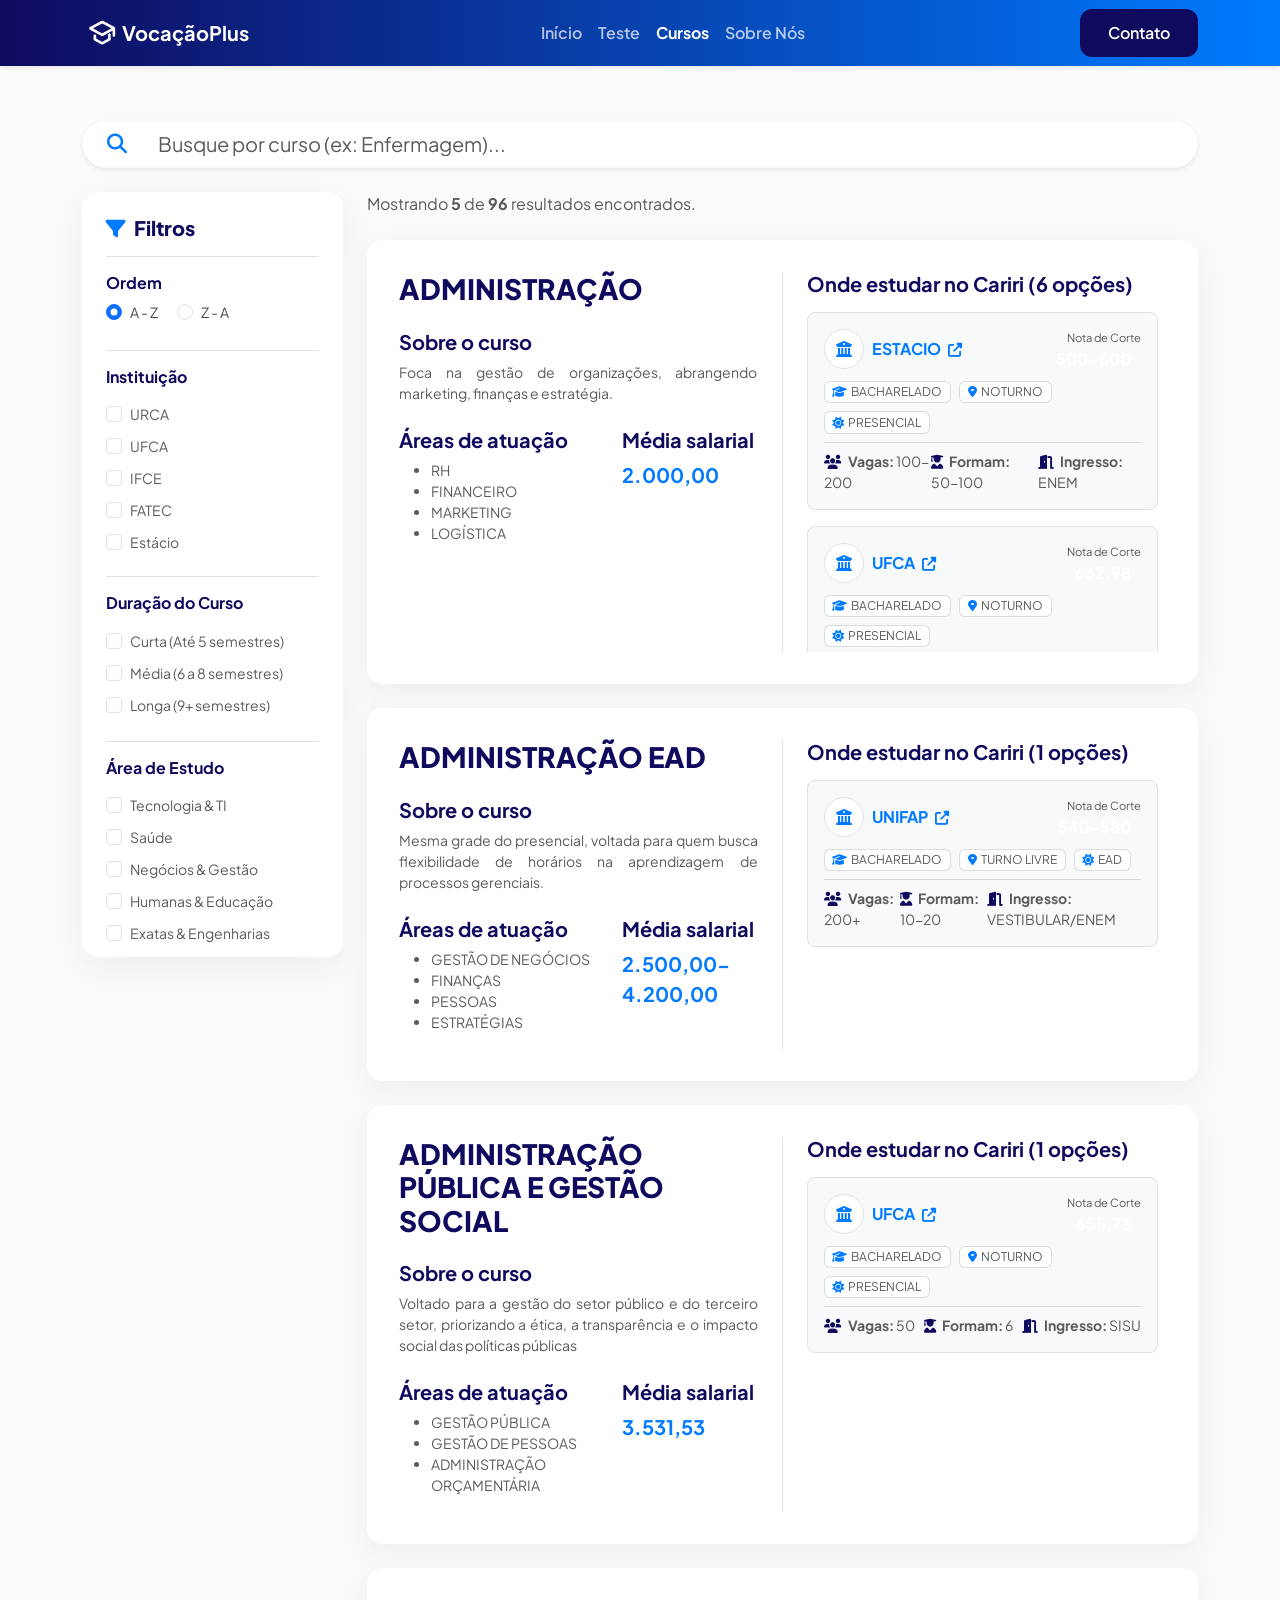
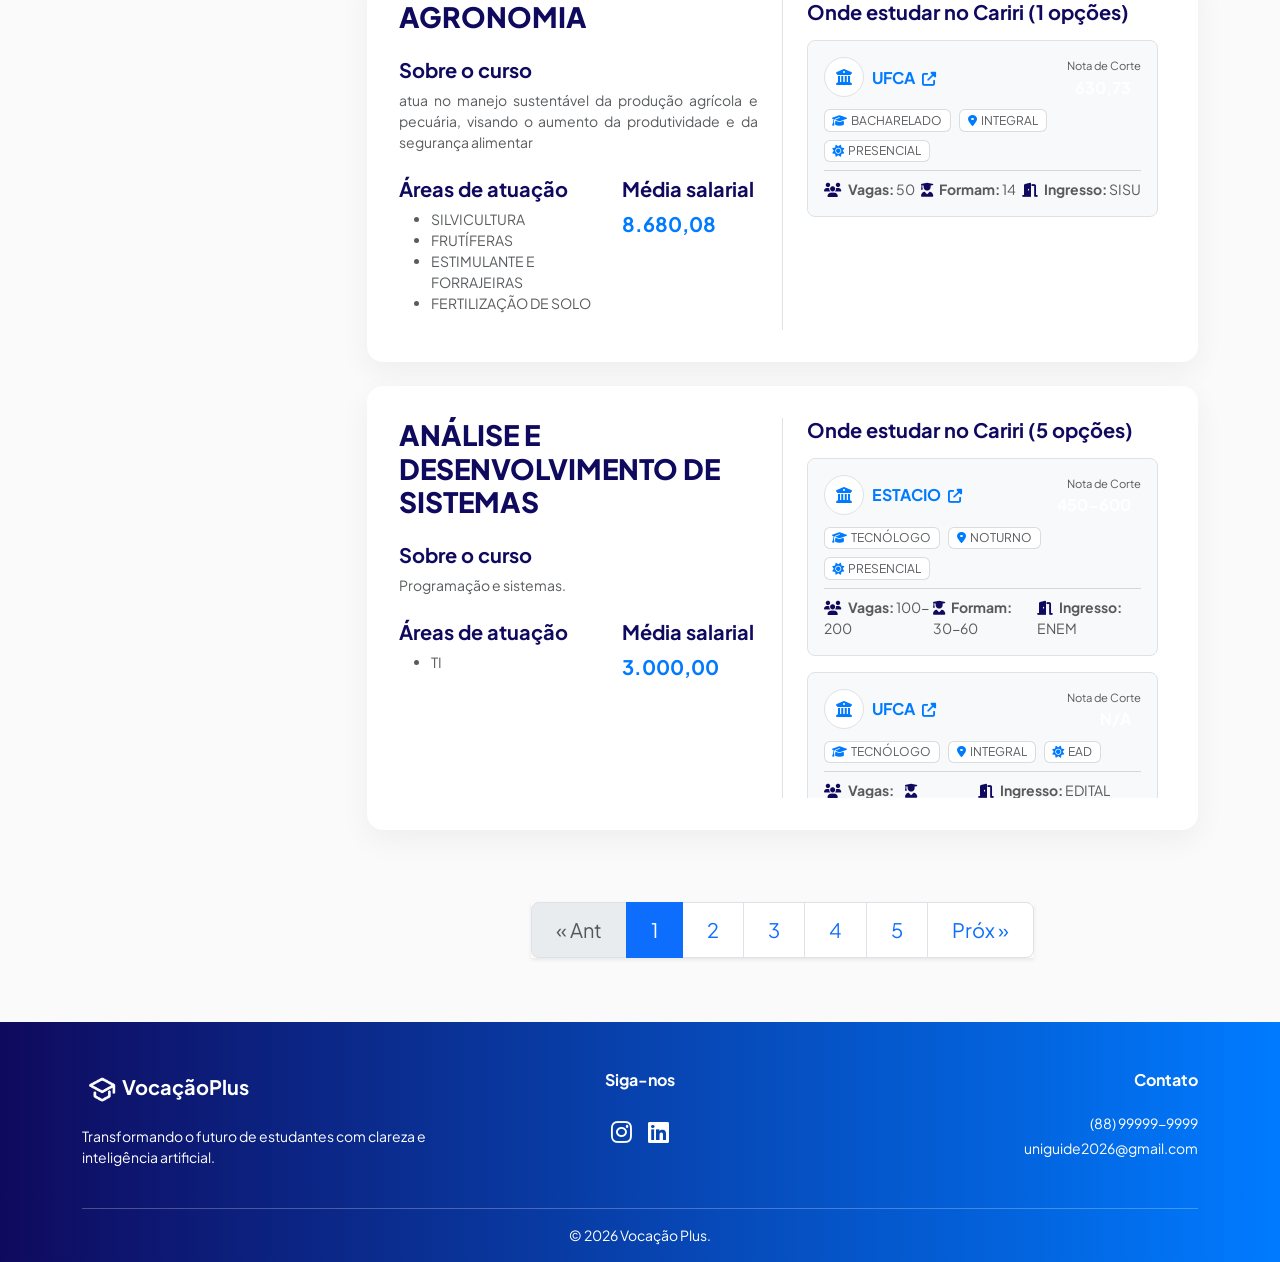
<file: cursos.html>
<!DOCTYPE html>
<html lang="pt-br">
<head>
    <meta charset="UTF-8">
    <meta name="viewport" content="width=device-width, initial-scale=1.0">
    <title>Catálogo de Cursos | Vocação Plus</title>
    <link href="https://cdn.jsdelivr.net/npm/bootstrap@5.3.0/dist/css/bootstrap.min.css" rel="stylesheet">
    <link rel="stylesheet" href="https://cdnjs.cloudflare.com/ajax/libs/font-awesome/6.4.0/css/all.min.css">
    <link rel="stylesheet" href="assets/css/style.css">
    <link rel="icon" href="assets/img/logo-arredondada.png" type="image/png">
</head>
<body class="d-flex flex-column min-vh-100 bg-light-soft">

    <nav class="navbar navbar-expand-lg fixed-top bg-gradient-custom shadow-sm">
        <div class="container">
            <a class="navbar-brand fw-bold d-flex align-items-center text-white" href="index.html">
                 <img src="assets/img/logo-removebg-preview.png" alt="logo" class="logo-navbar">VocaçãoPlus
            </a>
            <button class="navbar-toggler border-0 text-white" type="button" data-bs-toggle="collapse" data-bs-target="#navbarNav">
                <i class="fas fa-bars"></i>
            </button>
            <div class="collapse navbar-collapse" id="navbarNav">
                <ul class="navbar-nav mx-auto">
                    <li class="nav-item"><a class="nav-link text-white-50" href="index.html">Início</a></li>
                    <li class="nav-item"><a class="nav-link text-white-50" href="quiz.html">Teste</a></li>
                    <li class="nav-item"><a class="nav-link text-white active" href="cursos.html">Cursos</a></li>
                    <li class="nav-item"><a class="nav-link text-white-50" href="sobre.html">Sobre Nós</a></li>
                </ul>
                <a href="#" class="btn btn-indigo">Contato</a>
            </div>
        </div>
    </nav>

    <main class="flex-grow-1 pt-5 mt-5 container pb-5">
        
        <div class="row mb-4 pt-4">
            <div class="col-12">
                <div class="input-group input-group-lg shadow-sm rounded-pill overflow-hidden border border-light bg-white">
                    <span class="input-group-text bg-white border-0 text-vibrant ps-4"><i class="fas fa-search"></i></span>
                    <input type="text" id="input-pesquisa" class="form-control border-0 bg-white shadow-none text-muted" placeholder="Busque por curso (ex: Enfermagem)...">
                </div>
            </div>
        </div>

        <div class="row">
            <aside class="col-lg-3 mb-4">
                <div class="card-figma p-4 sticky-top" style="top: 100px; max-height: 85vh; overflow-y: auto;">
                    <div class="d-flex justify-content-between align-items-center border-bottom pb-3 mb-3">
                        <h5 class="fw-800 text-indigo mb-0"><i class="fas fa-filter me-2 text-vibrant"></i>Filtros</h5>
                        <button id="btn-limpar" class="btn btn-link text-muted small p-0 text-decoration-none d-none">Limpar</button>
                    </div>

                    <div class="mb-4">
                        <h6 class="fw-bold text-indigo mb-2">Ordem</h6>
                        <div class="form-check form-check-inline">
                            <input class="form-check-input" type="radio" name="ordem" id="ordem-az" value="az" checked>
                            <label class="form-check-label small" for="ordem-az">A - Z</label>
                        </div>
                        <div class="form-check form-check-inline">
                            <input class="form-check-input" type="radio" name="ordem" id="ordem-za" value="za">
                            <label class="form-check-label small" for="ordem-za">Z - A</label>
                        </div>
                    </div>

                    <div class="mb-4 border-top pt-3">
                        <h6 class="fw-bold text-indigo mb-3">Instituição</h6>
                        <div class="filtros-scroll" style="max-height: 150px; overflow-y: auto;">
                            <div class="form-check mb-2"><input class="form-check-input" type="checkbox" value="URCA" id="inst-urca" name="instituicao"><label class="form-check-label text-muted small" for="inst-urca">URCA</label></div>
                            <div class="form-check mb-2"><input class="form-check-input" type="checkbox" value="UFCA" id="inst-ufca" name="instituicao"><label class="form-check-label text-muted small" for="inst-ufca">UFCA</label></div>
                            <div class="form-check mb-2"><input class="form-check-input" type="checkbox" value="IFCE" id="inst-ifce" name="instituicao"><label class="form-check-label text-muted small" for="inst-ifce">IFCE</label></div>
                            <div class="form-check mb-2"><input class="form-check-input" type="checkbox" value="FATEC" id="inst-fatec" name="instituicao"><label class="form-check-label text-muted small" for="inst-fatec">FATEC</label></div>
                            <div class="form-check mb-2"><input class="form-check-input" type="checkbox" value="ESTÁCIO" id="inst-estacio" name="instituicao"><label class="form-check-label text-muted small" for="inst-estacio">Estácio</label></div>
                            <div class="form-check mb-2"><input class="form-check-input" type="checkbox" value="UNILEÃO" id="inst-unileao" name="instituicao"><label class="form-check-label text-muted small" for="inst-unileao">Unileão</label></div>
                            <div class="form-check mb-2"><input class="form-check-input" type="checkbox" value="UNINASSAU" id="inst-uninassau" name="instituicao"><label class="form-check-label text-muted small" for="inst-uninassau">Uninassau</label></div>
                            <div class="form-check mb-2"><input class="form-check-input" type="checkbox" value="UNIFAP" id="inst-unifap" name="instituicao"><label class="form-check-label text-muted small" for="inst-unifap">UNIFAP</label></div>
                            <div class="form-check mb-2"><input class="form-check-input" type="checkbox" value="UNIFAMEC" id="inst-unifamec" name="instituicao"><label class="form-check-label text-muted small" for="inst-unifamec">UNIFAMEC</label></div>
                        </div>
                    </div>


                    <div class="mb-4 border-top pt-3">
                        <h6 class="fw-bold text-indigo mb-3">Duração do Curso</h6>
                        <div class="form-check mb-2"><input class="form-check-input" type="checkbox" value="curto" id="dur-curto" name="duracao"><label class="form-check-label text-muted small" for="dur-curto">Curta (Até 5 semestres)</label></div>
                        <div class="form-check mb-2"><input class="form-check-input" type="checkbox" value="medio" id="dur-medio" name="duracao"><label class="form-check-label text-muted small" for="dur-medio">Média (6 a 8 semestres)</label></div>
                        <div class="form-check mb-2"><input class="form-check-input" type="checkbox" value="longo" id="dur-longo" name="duracao"><label class="form-check-label text-muted small" for="dur-longo">Longa (9+ semestres)</label></div>
                    </div>

                    <div class="mb-4 border-top pt-3">
                        <h6 class="fw-bold text-indigo mb-3">Área de Estudo</h6>
                        <div class="form-check mb-2"><input class="form-check-input" type="checkbox" value="TECNOLOGIA" name="area"><label class="form-check-label text-muted small">Tecnologia & TI</label></div>
                        <div class="form-check mb-2"><input class="form-check-input" type="checkbox" value="SAUDE" name="area"><label class="form-check-label text-muted small">Saúde</label></div>
                        <div class="form-check mb-2"><input class="form-check-input" type="checkbox" value="NEGOCIOS" name="area"><label class="form-check-label text-muted small">Negócios & Gestão</label></div>
                        <div class="form-check mb-2"><input class="form-check-input" type="checkbox" value="HUMANAS" name="area"><label class="form-check-label text-muted small">Humanas & Educação</label></div>
                        <div class="form-check mb-2"><input class="form-check-input" type="checkbox" value="EXATAS" name="area"><label class="form-check-label text-muted small">Exatas & Engenharias</label></div>
                    </div>

                    <button id="btn-filtrar" class="btn btn-indigo w-100 rounded-pill mt-2">Aplicar Filtros</button>
                </div>
            </aside>

            <section class="col-lg-9">
                <div class="d-flex justify-content-between align-items-center mb-4">
                    <p class="text-muted mb-0" id="info-resultados">Carregando cursos...</p>
                </div>

                <div id="container-cursos" class="row">
                    <div class="text-center py-5 my-5 w-100">
                        <div class="spinner-border text-vibrant" role="status"></div>
                    </div>
                </div>

                <nav class="mt-5 d-flex justify-content-center">
                    <ul class="pagination pagination-lg shadow-sm" id="paginacao-cursos"></ul>
                </nav>
            </section>
        </div>
    </main>

    <footer class="footer bg-gradient-custom pt-5 pb-3 text-white">
        <div class="container text-center text-lg-start">
            <div class="row gy-4">
                <div class="col-lg-4">
                    <h5 class="fw-bold"><img src="assets/img/logo-removebg-preview.png" alt="footer logo" class="logo-navbar">VocaçãoPlus</h5>
                    <p class="mt-3 small">Transformando o futuro de estudantes com clareza e inteligência artificial.</p>
                </div>
                <div class="col-lg-4 text-center">
                    <h6 class="fw-bold mb-4">Siga-nos</h6>
                    <div class="d-flex justify-content-center gap-3 fs-4">
                        <a href="https://www.instagram.com/vocacaoplus" class="text-white"><i class="fab fa-instagram"></i></a>
                        <a href="#" class="text-white"><i class="fab fa-linkedin"></i></a>
                    </div>
                </div>
                <div class="col-lg-4 text-center text-lg-end">
                    <h6 class="fw-bold mb-4">Contato</h6>
                    <p class="small mb-1">(88) 99999-9999</p>
                    <p class="small">uniguide2026@gmail.com</p>
                </div>
            </div>
            <hr class="mt-4 opacity-25">
            <p class="text-center small mb-0">&copy; 2026 Vocação Plus.</p>
        </div>
    </footer>

    <script src="https://cdn.jsdelivr.net/npm/bootstrap@5.3.0/dist/js/bootstrap.bundle.min.js"></script>
    <script src="assets/js/data.js"></script>
</body>
</html>
</file>
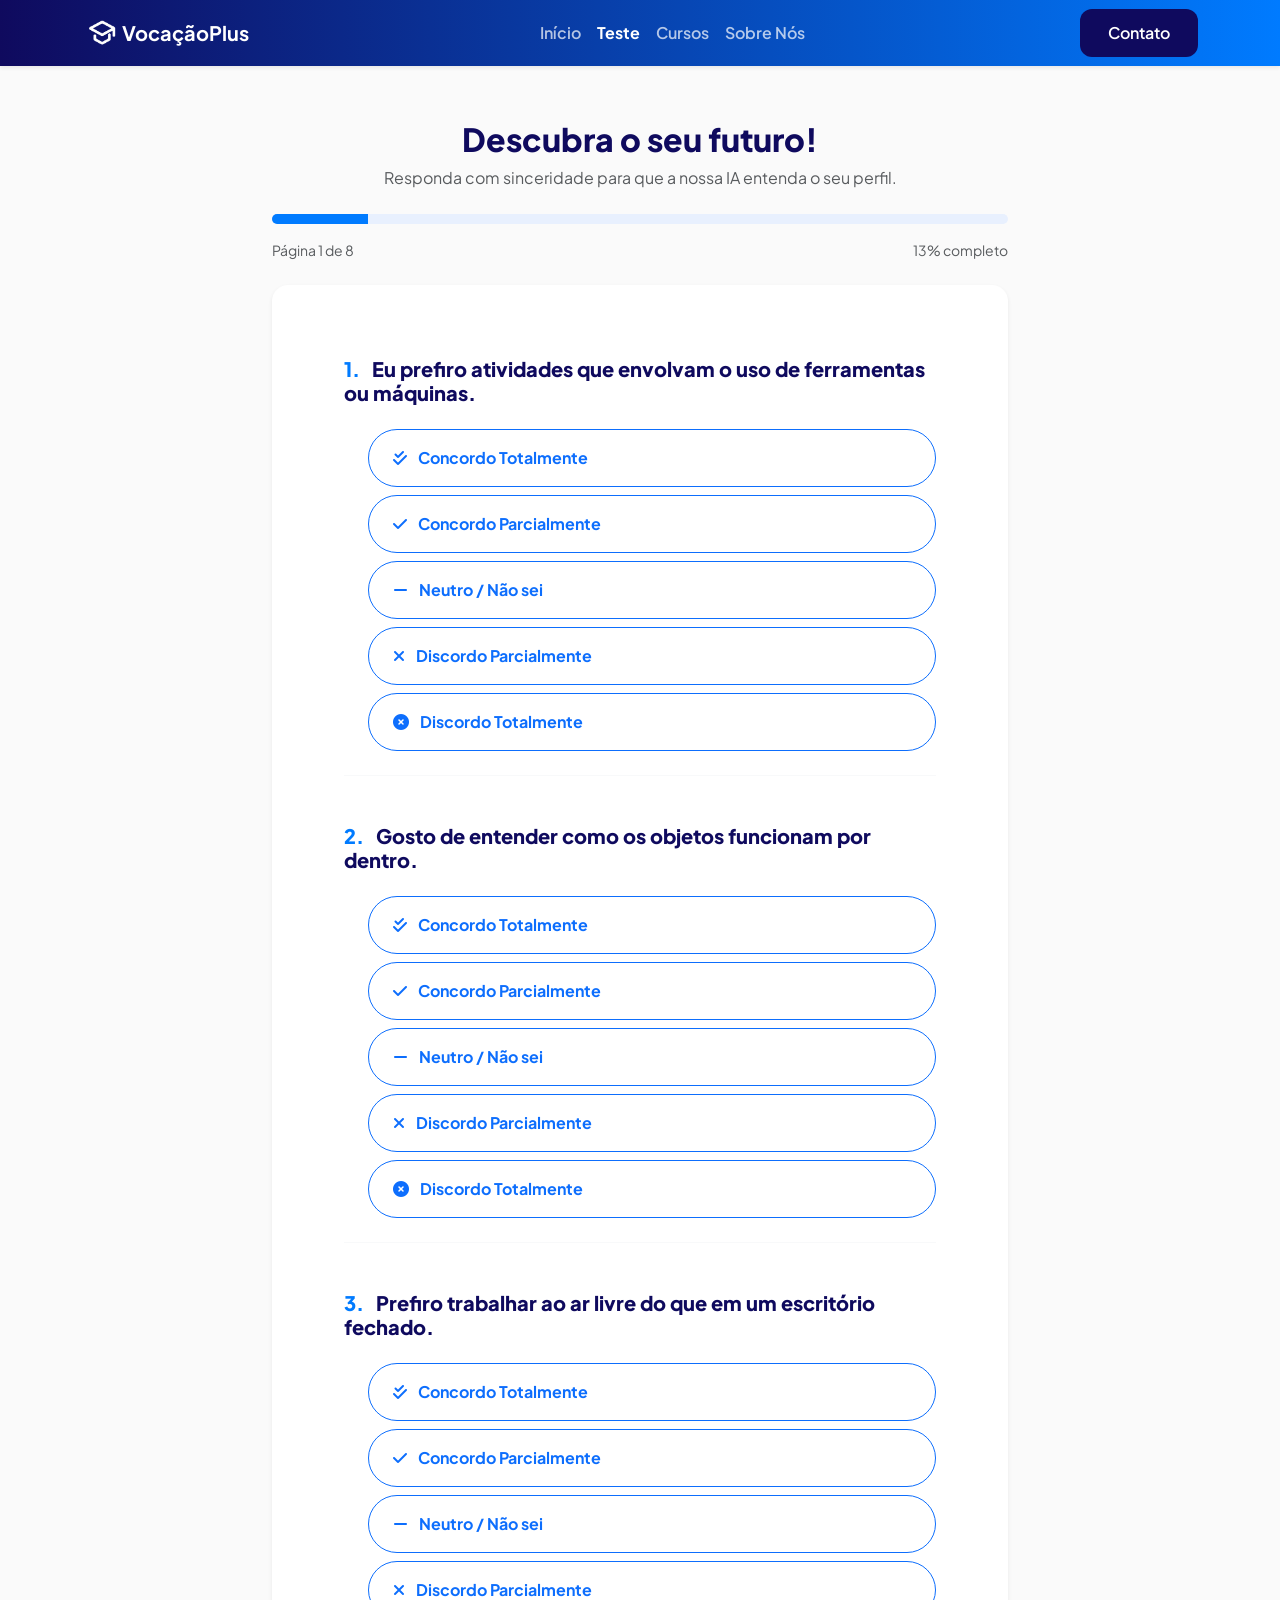
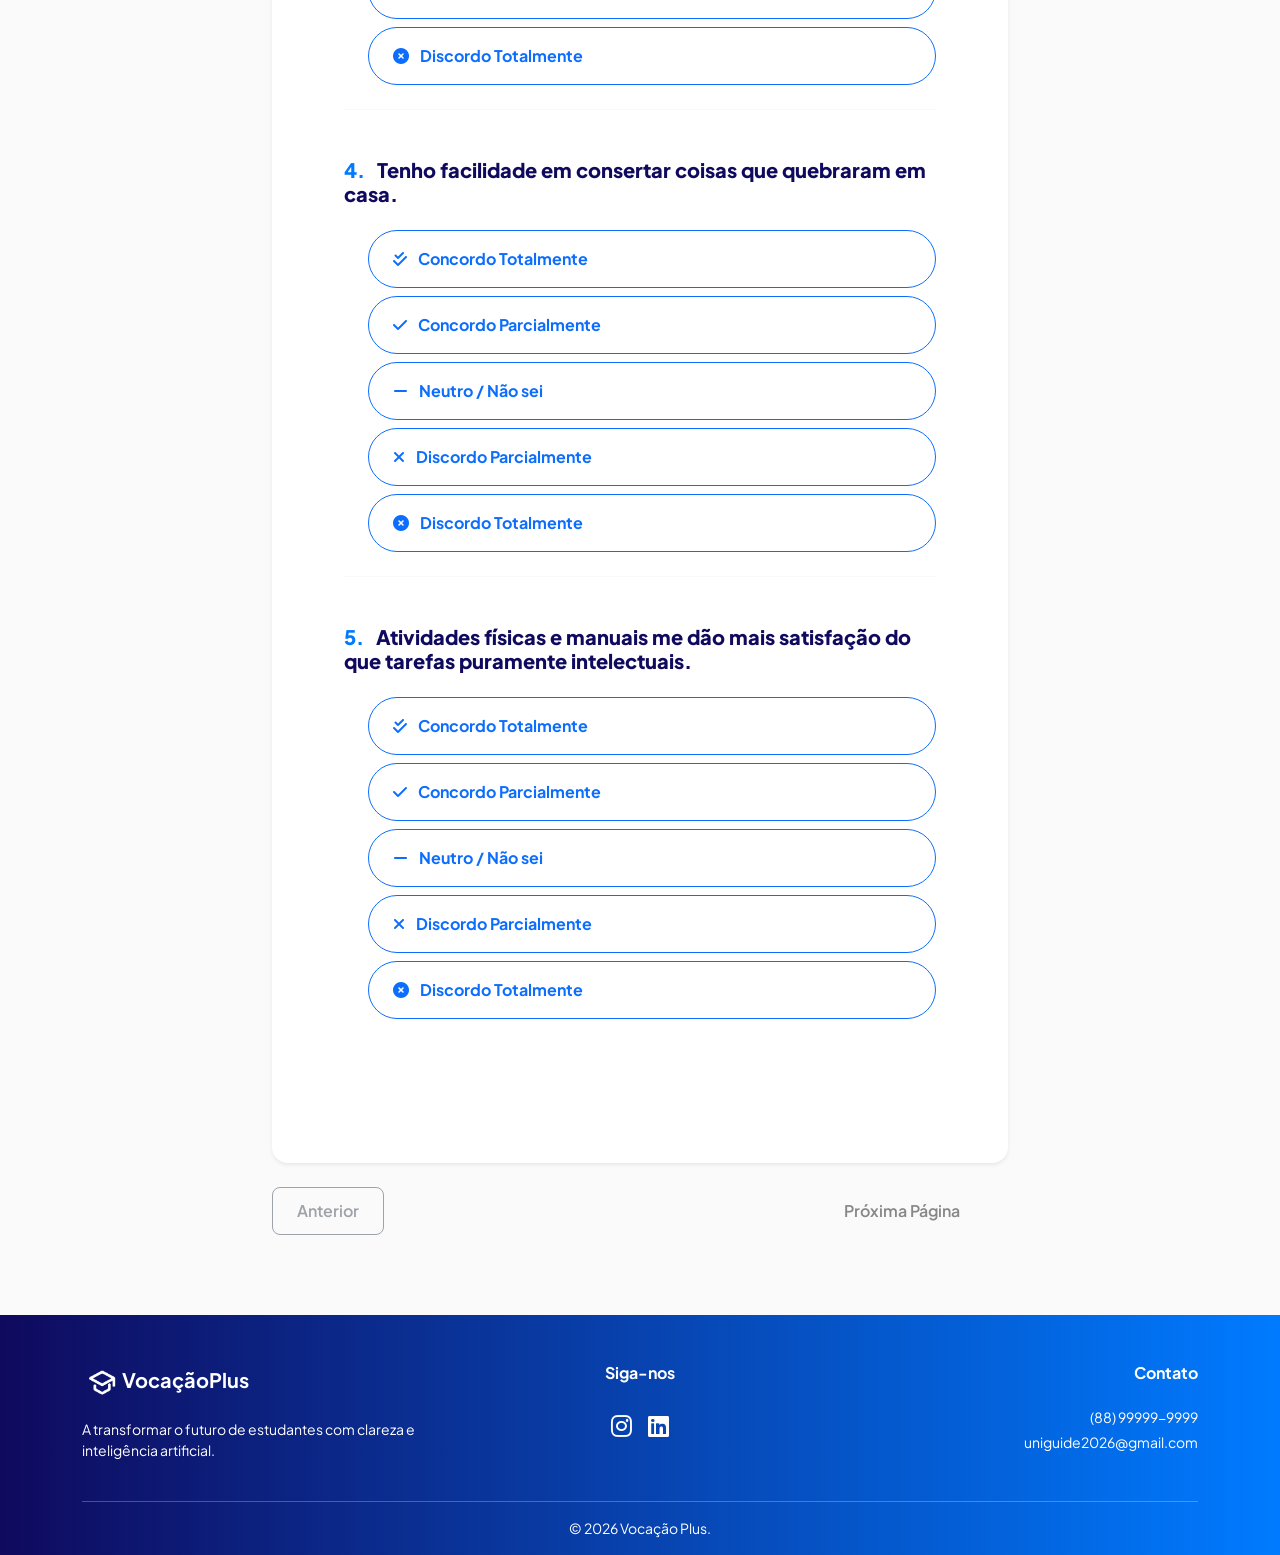
<file: quiz.html>
<!DOCTYPE html>
<html lang="pt-br">
<head>
    <meta charset="UTF-8">
    <meta name="viewport" content="width=device-width, initial-scale=1.0">
    <title>Teste Vocacional | Vocação Plus</title>
    <link href="https://cdn.jsdelivr.net/npm/bootstrap@5.3.0/dist/css/bootstrap.min.css" rel="stylesheet">
    <link rel="stylesheet" href="https://cdnjs.cloudflare.com/ajax/libs/font-awesome/6.4.0/css/all.min.css">
    <link rel="stylesheet" href="assets/css/style.css">
    <link rel="icon" href="assets/img/logo-arredondada.png" type="image/png">
</head>
<body class="d-flex flex-column min-vh-100 bg-light-soft">

    <nav class="navbar navbar-expand-lg fixed-top bg-gradient-custom shadow-sm">
        <div class="container">
            <a class="navbar-brand fw-bold d-flex align-items-center text-white" href="index.html">
               <img src="assets/img/logo-removebg-preview.png" alt="logo" class="logo-navbar">VocaçãoPlus
            </a>
            <button class="navbar-toggler border-0 text-white" type="button" data-bs-toggle="collapse" data-bs-target="#navbarNav">
                <i class="fas fa-bars"></i>
            </button>
            <div class="collapse navbar-collapse" id="navbarNav">
                <ul class="navbar-nav mx-auto">
                    <li class="nav-item"><a class="nav-link text-white-50" href="index.html">Início</a></li>
                    <li class="nav-item"><a class="nav-link text-white active" href="quiz.html">Teste</a></li>
                    <li class="nav-item"><a class="nav-link text-white-50" href="cursos.html">Cursos</a></li>
                    <li class="nav-item"><a class="nav-link text-white-50" href="sobre.html">Sobre Nós</a></li>
                </ul>
                <a href="https://mail.google.com" class="btn btn-indigo">Contato</a>
            </div>
        </div>
    </nav>

    <main class="flex-grow-1 container" style="margin-top: 120px; margin-bottom: 80px;">
        <div class="row justify-content-center">
            <div class="col-lg-8">
                
                <div class="text-center mb-4">
                    <h2 class="fw-800 text-indigo">Descubra o seu futuro!</h2>
                    <p class="text-muted">Responda com sinceridade para que a nossa IA entenda o seu perfil.</p>
                </div>

                <div class="progress mb-3" style="height: 10px; background-color: #E8F0FE;">
                    <div class="progress-bar bg-vibrant-blue" id="barra-progresso" style="width: 0%; background-color: var(--vp-vibrant-blue); transition: width 0.4s ease;"></div>
                </div>
                <div class="d-flex justify-content-between text-muted small mb-4">
                    <span id="status-texto">Página 1 de 8</span>
                    <span id="status-porcentagem">0% completo</span>
                </div>

                <div id="container-quiz" class="bg-white rounded-4 p-4 shadow-sm mb-4">
                    <h4 class="text-indigo fw-bold text-center py-5">
                        <i class="fas fa-spinner fa-spin me-2"></i> A preparar o teste...
                    </h4>
                </div>

                <div class="d-flex justify-content-between">
                    <button class="btn btn-outline-secondary px-4 rounded-3" id="btn-ant" disabled>Anterior</button>
                    <button class="btn btn-indigo px-5 rounded-3" id="btn-prox">Próxima Página</button>
                </div>

            </div>
        </div>
    </main>

    <footer class="footer bg-gradient-custom pt-5 pb-3 mt-auto text-white">
        <div class="container text-center text-lg-start">
            <div class="row gy-4">
                <div class="col-lg-4">
                    <h5 class="fw-bold"><img src="assets/img/logo-removebg-preview.png" alt="footer logo" class="logo-navbar">VocaçãoPlus</h5>
                    <p class="mt-3 small">A transformar o futuro de estudantes com clareza e inteligência artificial.</p>
                </div>
                <div class="col-lg-4 text-center">
                    <h6 class="fw-bold mb-4">Siga-nos</h6>
                    <div class="d-flex justify-content-center gap-3 fs-4">
                        <a href="https://www.instagram.com/vocacaoplus" class="text-white"><i class="fab fa-instagram"></i></a>
                        <a href="https://br.linkedin.com/" class="text-white"><i class="fab fa-linkedin"></i></a>
                    </div>
                </div>
                <div class="col-lg-4 text-center text-lg-end">
                    <h6 class="fw-bold mb-4">Contato</h6>
                    <p class="small mb-1">(88) 99999-9999</p>
                    <p class="small">uniguide2026@gmail.com</p>
                </div>
            </div>
            <hr class="mt-4 opacity-25">
            <p class="text-center small mb-0">&copy; 2026 Vocação Plus.</p>
        </div>
    </footer>

    <script src="https://cdn.jsdelivr.net/npm/bootstrap@5.3.0/dist/js/bootstrap.bundle.min.js"></script>
    <script src="assets/js/quiz.js"></script>
</body>
</html>
</file>
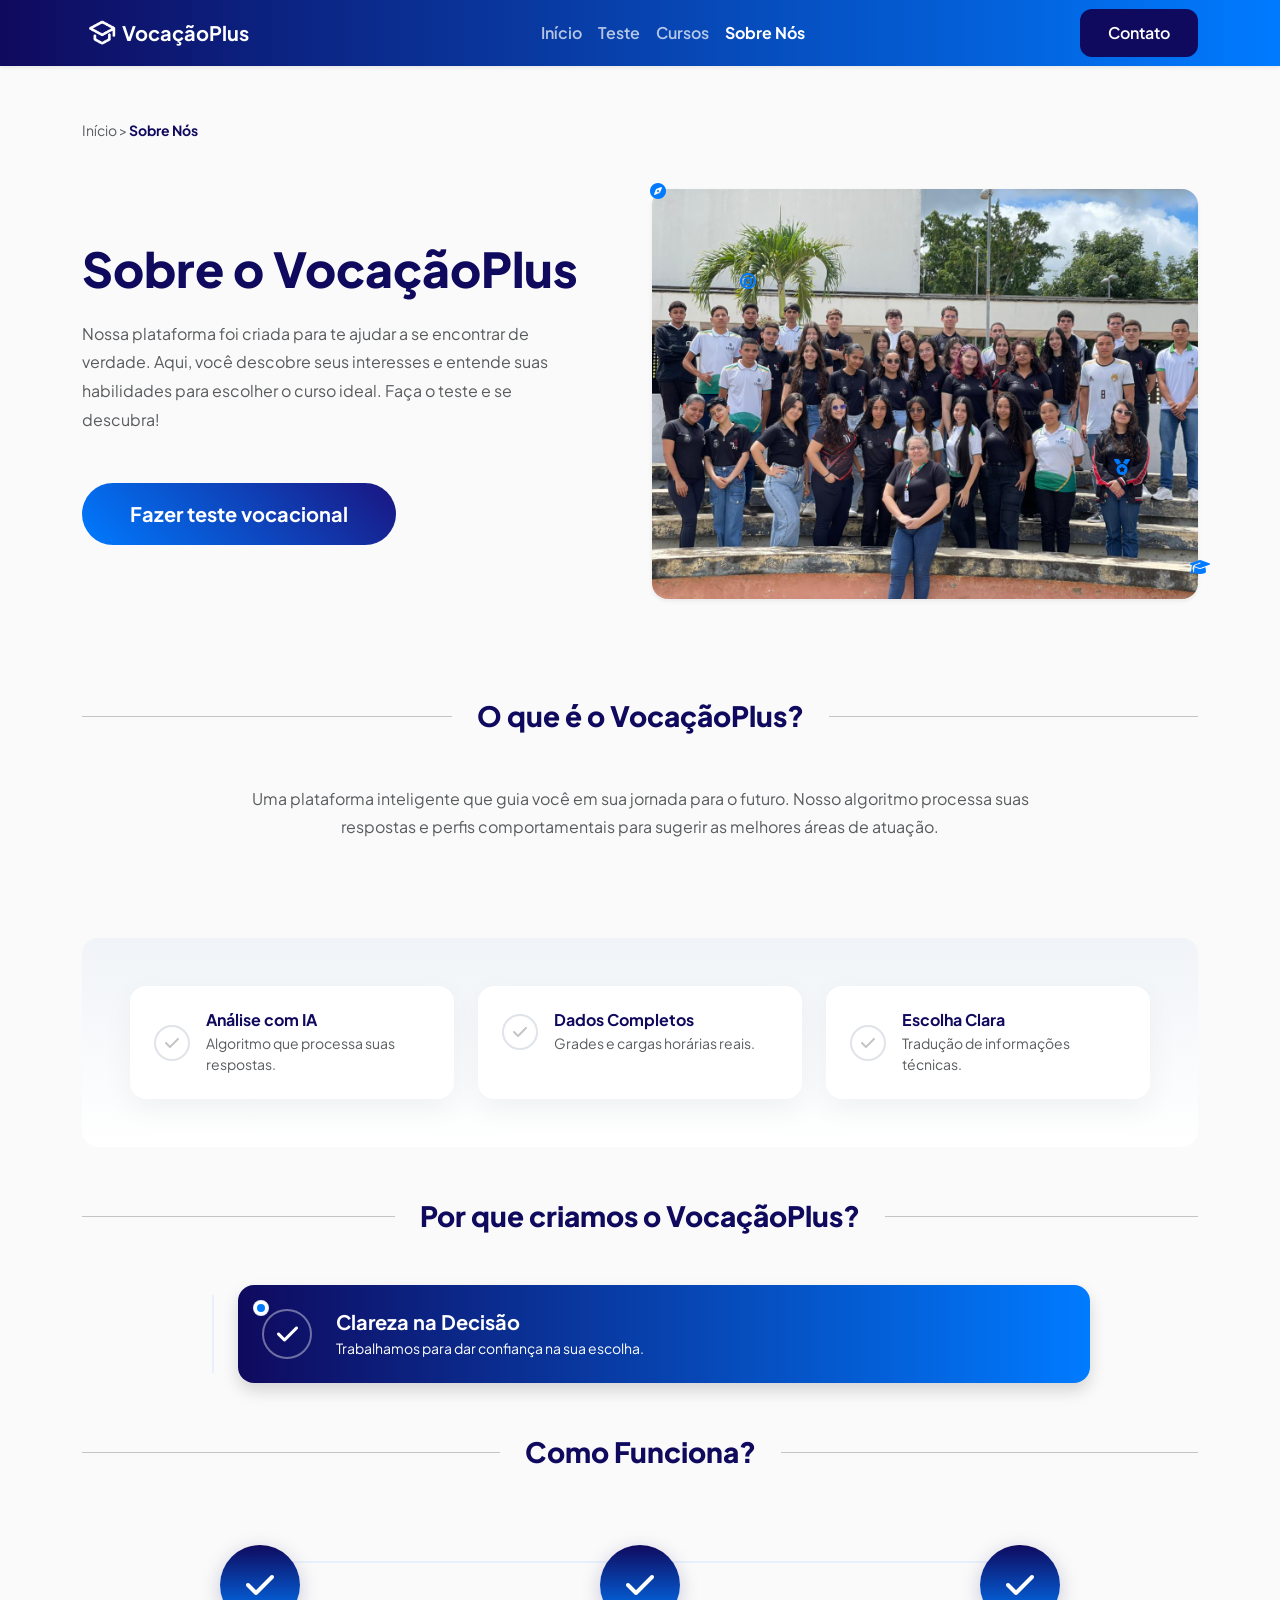
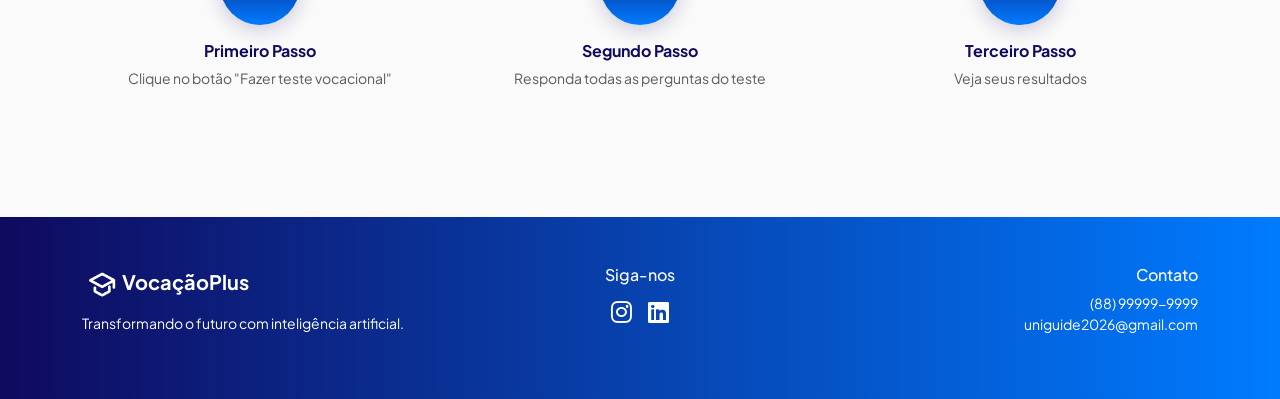
<file: sobre.html>
<!DOCTYPE html>
<html lang="pt-br">
<head>
    <meta charset="UTF-8">
    <meta name="viewport" content="width=device-width, initial-scale=1.0">
    <title>Sobre Nós | VocaçãoPlus</title>
    <link href="https://cdn.jsdelivr.net/npm/bootstrap@5.3.0/dist/css/bootstrap.min.css" rel="stylesheet">
    <link rel="stylesheet" href="https://cdnjs.cloudflare.com/ajax/libs/font-awesome/6.4.0/css/all.min.css">
    <link rel="stylesheet" href="assets/css/style.css">
    <link rel="icon" href="assets/img/logo-arredondada.png" type="image/png">
</head>
<body class="bg-light-soft d-flex flex-column min-vh-100">

    <nav class="navbar navbar-expand-lg fixed-top bg-gradient-custom shadow-sm">
        <div class="container">
            <a class="navbar-brand fw-bold d-flex align-items-center text-white" href="index.html">
                <img src="assets/img/logo-removebg-preview.png" alt="logo" class="logo-navbar">VocaçãoPlus
            </a>
            
            <button class="navbar-toggler border-0 text-white" type="button" data-bs-toggle="collapse" data-bs-target="#navbarNav">
                <i class="fas fa-bars"></i>
            </button>

            <div class="collapse navbar-collapse" id="navbarNav">
                <ul class="navbar-nav mx-auto">
                    <li class="nav-item"><a class="nav-link" href="index.html">Início</a></li>
                    <li class="nav-item"><a class="nav-link" href="quiz.html">Teste</a></li>
                    <li class="nav-item"><a class="nav-link" href="cursos.html">Cursos</a></li>
                    <li class="nav-item"><a class="nav-link active" href="sobre.html">Sobre Nós</a></li>
                </ul>
                <a href="#" class="btn btn-indigo">Contato</a>
            </div>
        </div>
    </nav>

    <main class="flex-grow-1 container" style="margin-top: 120px; margin-bottom: 5rem;">
        
        <nav class="breadcrumb-container small text-muted mb-5">
            Início &gt; <span class="text-indigo fw-bold">Sobre Nós</span>
        </nav>

        <section class="hero-about row align-items-center mb-5 pb-5">
            <div class="col-lg-6 pe-lg-5">
                <h1 class="display-4 fw-800 text-indigo mb-4">Sobre o VocaçãoPlus</h1>
                <p class="text-muted mb-5" style="line-height: 1.8;">
                    Nossa plataforma foi criada para te ajudar a se encontrar de verdade. Aqui, você descobre seus interesses e entende suas habilidades para escolher o curso ideal. Faça o teste e se descubra!
                </p>
                <a href="quiz.html" class="btn btn-vibrant text-white rounded-pill px-5 py-3 fs-5 fw-bold hover-up">
                    Fazer teste vocacional
                </a>
            </div>
            <div class="col-lg-6 text-center text-lg-end position-relative mt-5 mt-lg-0">
                <img src="assets/img/foto_da_turma.jpeg" alt="Estudante" class="img-fluid rounded-4 shadow-sm" style="max-height: 450px;">
                <div class="icon-floating-circle position-absolute" style="top: -10px; left: 10px;"> <i class="fas fa-compass text-vibrant"></i></div>
                <div class="icon-floating-circle position-absolute" style="top: 80px; left: 100px;"> <i class="fas fa-bullseye text-vibrant"></i></div>
                <div class="icon-floating-circle position-absolute" style="bottom: 120px; right: 80px;"> <i class="fas fa-medal text-vibrant"></i></div>
                <div class="icon-floating-circle position-absolute" style="bottom: 20px; right: 0;"> <i class="fas fa-graduation-cap text-vibrant"></i></div>
            </div>
        </section>

        <div class="divider-container my-5">
            <span class="divider-text">O que é o VocaçãoPlus?</span>
        </div>

        <p class="text-center text-muted mb-5 pb-5 mx-auto" style="max-width: 800px; line-height: 1.8;">
            Uma plataforma inteligente que guia você em sua jornada para o futuro. Nosso algoritmo processa suas respostas e perfis comportamentais para sugerir as melhores áreas de atuação.
        </p>

        <section class="about-pillars rounded-4 p-5 mb-5 bg-light-gradient">
            <div class="row g-4 justify-content-center">
                <div class="col-md-4">
                    <div class="card-figma h-100 p-4 border-0 hover-up">
                        <div class="d-flex align-items-center gap-3">
                            <div class="icon-check-circle-figma"><i class="fas fa-check"></i></div>
                            <div>
                                <h6 class="fw-bold text-indigo mb-1">Análise com IA</h6>
                                <p class="text-muted small mb-0">Algoritmo que processa suas respostas.</p>
                            </div>
                        </div>
                    </div>
                </div>
                <div class="col-md-4">
                    <div class="card-figma h-100 p-4 border-0 hover-up">
                        <div class="d-flex align-items-center gap-3">
                            <div class="icon-check-circle-figma"><i class="fas fa-check"></i></div>
                            <div>
                                <h6 class="fw-bold text-indigo mb-1">Dados Completos</h6>
                                <p class="text-muted small mb-0">Grades e cargas horárias reais.</p>
                            </div>
                        </div>
                    </div>
                </div>
                <div class="col-md-4">
                    <div class="card-figma h-100 p-4 border-0 hover-up">
                        <div class="d-flex align-items-center gap-3">
                            <div class="icon-check-circle-figma"><i class="fas fa-check"></i></div>
                            <div>
                                <h6 class="fw-bold text-indigo mb-1">Escolha Clara</h6>
                                <p class="text-muted small mb-0">Tradução de informações técnicas.</p>
                            </div>
                        </div>
                    </div>
                </div>
            </div>
        </section>

        <div class="divider-container my-5">
            <span class="divider-text">Por que criamos o VocaçãoPlus?</span>
        </div>

        <div class="timeline-vertical-figma mx-auto" style="max-width: 900px;">
            <div class="timeline-item d-flex align-items-start mb-5 position-relative">
                <div class="timeline-marker mt-3"></div>
                <div class="card-figma timeline-card-large p-4 w-100 shadow text-white">
                    <div class="d-flex align-items-center gap-4">
                        <div class="icon-check-circle-figma-large"><i class="fas fa-check"></i></div>
                        <div>
                            <h5 class="fw-bold mb-1">Clareza na Decisão</h5>
                            <p class="small mb-0">Trabalhamos para dar confiança na sua escolha.</p>
                        </div>
                    </div>
                </div>
            </div>
            </div>

        <div class="divider-container my-5">
            <span class="divider-text">Como Funciona?</span>
        </div>

        <div class="row g-4 justify-content-center process-circles-figma mt-5 position-relative">
            <div class="col-md-4 text-center">
                <div class="process-circle-figma mx-auto mb-3"><i class="fas fa-check"></i></div>
                <h6 class="fw-bold text-indigo">Primeiro Passo</h6>
                <p class="text-muted small">Clique no botão "Fazer teste vocacional"</p>
            </div>
            <div class="col-md-4 text-center">
                <div class="process-circle-figma mx-auto mb-3"><i class="fas fa-check"></i></div>
                <h6 class="fw-bold text-indigo">Segundo Passo</h6>
                <p class="text-muted small">Responda todas as perguntas do teste</p>
            </div>
            <div class="col-md-4 text-center">
                <div class="process-circle-figma mx-auto mb-3"><i class="fas fa-check"></i></div>
                <h6 class="fw-bold text-indigo">Terceiro Passo</h6>
                <p class="text-muted small">Veja seus resultados </p>
            </div>
        </div>
    </main>

    <footer class="footer bg-gradient-custom text-white py-5 mt-auto">
        <div class="container text-center text-lg-start">
            <div class="row gy-4">
                <div class="col-lg-4">
                    <h5 class="fw-bold"><img src="assets/img/logo-removebg-preview.png" alt="footer logo" class="logo-navbar">VocaçãoPlus</h5>
                    <p class="small">Transformando o futuro com inteligência artificial.</p>
                </div>
                <div class="col-lg-4 text-center">
                    <h6>Siga-nos</h6>
                    <div class="d-flex justify-content-center gap-3 fs-4">
                        <a href="https://www.instagram.com/vocacaoplus" class="text-white"><i class="fab fa-instagram"></i></a>
                        <a href="#" class="text-white"><i class="fab fa-linkedin"></i></a>
                    </div>
                </div>
                <div class="col-lg-4 text-center text-lg-end">
                    <h6>Contato</h6>
                    <p class="small">(88) 99999-9999<br>uniguide2026@gmail.com</p>
                </div>
            </div>
        </div>
    </footer>

    <script src="https://cdn.jsdelivr.net/npm/bootstrap@5.3.0/dist/js/bootstrap.bundle.min.js"></script>
    <script src="assets/js/index.js"></script>
</body>
</html>
</file>
<file: assets/css/style.css>
/* ==========================================================================
   CSS BASE - TCC VOCAÇÃO PLUS
   Fidelidade ao Figma e Correção de Layout
   ========================================================================== */

@import url('https://fonts.googleapis.com/css2?family=Plus+Jakarta+Sans:wght@400;500;600;700;800&display=swap');

:root {
    /* Cores exatas do seu Figma */
    --vp-dark-indigo: #0F0A5E;    /* Lado esquerdo da Navbar e botões */
    --vp-vibrant-blue: #007BFF;   /* Lado direito da Navbar e ícones */
    --vp-text-gray: #4A4A4A;      /* Texto de parágrafos */
    --vp-bg-light: #FAFAFA;       /* Fundo padrão */
    --vp-check-gray: #C4C4C4;     /* Cor dos checks cinzas */
}

/* 1. RESET E BASE */
body {
    font-family: 'Plus Jakarta Sans', sans-serif;
    background-color: var(--vp-bg-light);
    color: var(--vp-text-gray);
    -webkit-font-smoothing: antialiased;
    overflow-x: hidden; /* Evita barra de rolagem horizontal indesejada */
}

/* 2. UTILITÁRIOS DE TEXTO E COR */
.text-indigo { color: var(--vp-dark-indigo) !important; }
.text-vibrant { color: var(--vp-vibrant-blue) !important; }
.fw-800 { font-weight: 800 !important; }
.display-4 { font-size: 3rem; line-height: 1.1; }

/* 3. NAVBAR PADRÃO (Fundo degradê, texto branco) */
.bg-gradient-custom {
    background: linear-gradient(90deg, var(--vp-dark-indigo) 0%, var(--vp-vibrant-blue) 100%) !important;
}

.navbar-brand, .nav-link {
    color: white !important;
    transition: opacity 0.2s ease;
}

.nav-link {
    font-weight: 600;
    opacity: 0.7; /* Efeito text-white-50 do design */

}

.logo-icon {
  width: 100px;  
  height: 100px; 
  object-fit: cover; 
  
  border-radius: 50%; 
}

.logo-navbar{
    width: 40px;
    height: 40px;
}

.nav-link:hover, .nav-link.active {
    opacity: 1;
    font-weight: 700;
}

/* 4. BOTÕES (Design Figma: cantos menos arredondados) */
.btn-indigo {
    background-color: var(--vp-dark-indigo);
    color: white;
    font-weight: 600;
    border-radius: 12px; /* Cantos conforme design */
    padding: 12px 28px;
    border: none;
    transition: all 0.3s ease;
}

.btn-indigo:hover {
    background-color: #08009b;
    transform: translateY(-2px);
    box-shadow: 0 8px 20px rgba(19, 8, 180, 0.2);
    color: white;
}

.btn-vibrant{
    /* O segredo: usamos background: linear-gradient */
    background: linear-gradient(45deg, #007BFF, #1a1581) !important;
    
    /* Remove a borda para não quebrar o visual */
    border: none !important;
    
    /* Garante que o efeito de transição seja suave */
    transition: all 0.3s ease;
}

.btn-outline-primary:hover {
    background-color: var(--vp-vibrant-blue);
    border-color: var(--vp-vibrant-blue);
    color: rgb(0, 15, 151);
}

.btn-outline-secondary {
    border-color: var(--vp-dark-indigo);
    color: var(--vp-dark-indigo);
    font-weight: 600;
    transition: all 0.3s ease;
}

.btn-outline-secondary:hover {
    background-color: rgb(0, 0, 136);
    border-color: var(--vp-vibrant-blue);
    color: white;
}
/* 5. CARDS BASE E EFEITOS */
.card-figma {
    background-color: white;
    border-radius: 16px;
    border: none;
    padding: 2rem;
    box-shadow: 0 10px 30px rgba(0, 0, 0, 0.05);
    transition: transform 0.3s ease, box-shadow 0.3s ease;
}

.hover-up:hover {
    transform: translateY(-5px);
    box-shadow: 0 15px 35px rgba(15, 10, 94, 0.1);
}

/* ==========================================================================
   CORREÇÕES ESPECÍFICAS DA PÁGINA SOBRE NÓS (Baseado nas fotos enviadas)
   ========================================================================== */

/* CORREÇÃO 1: Linha Divisória (Texto atravessado na Foto 2 e 6) */
.divider-container {
    position: relative;
    text-align: center;
    margin: 4rem 0;
    z-index: 1; /* Garante que fique acima de fundos gradientes */
}

.divider-container::after {
    content: "";
    position: absolute;
    top: 50%;
    left: 0;
    width: 100%;
    height: 1px;
    background-color: #C4C4C4; /* Cor exata da linha do Figma */
    z-index: -1; /* Coloca a linha ATRÁS do texto */
}

.divider-text {
    position: relative;
    display: inline-block;
    background-color: var(--vp-bg-light); /* IMPORTANTE: Mesma cor do fundo para tapar a linha */
    padding: 0 25px; /* Espaçamento nas laterais do texto */
    font-weight: 800;
    font-size: 1.75rem;
    color: var(--vp-dark-indigo);
    z-index: 2; /* Garante que o texto fique ACIMA da linha */
}

/* Garante que o divider dentro do gradiente também funcione */
.about-pillars .divider-text {
    background-color: #F8FBFF; /* Cor do fundo gradiente */
}

/* CORREÇÃO 2: Seção de Pilares eChecks Alinhados (Foto 3) */
.bg-light-gradient {
    /* Gradiente suave de fundo do design */
    background: linear-gradient(180deg, #F0F4F8 0%, #FFFFFF 100%);
}

.icon-check-circle-figma {
    display: flex;
    align-items: center;
    justify-content: center;
    /* Tamanho fixo para garantir que seja um círculo perfeito */
    width: 36px; 
    height: 36px;
    min-width: 36px; /* Impede o flexbox de achatar */
    border-radius: 50%;
    border: 2px solid #E0E4E8;
    color: var(--vp-check-gray);
    font-size: 1rem;
    background-color: white;
}

/* CORREÇÃO 3: Linha do Tempo Vertical e Cards Grandes (Foto 4) */
.timeline-vertical-figma {
    position: relative;
    padding-left: 3rem; /* Espaço para a linha e bolinha */
}

/* A linha vertical cinza */
.timeline-vertical-figma::before {
    content: "";
    position: absolute;
    top: 10px;
    left: calc(1rem + 6px); /* Centraliza a linha com a bolinha */
    width: 2px;
    height: calc(100% - 20px);
    background-color: #E8F0FE;
    z-index: 0;
}

.timeline-marker {
    display: block;
    width: 14px;
    height: 14px;
    border-radius: 50%;
    background-color: var(--vp-vibrant-blue);
    border: 3px solid white;
    box-shadow: 0 0 0 1px #E8F0FE;
    position: absolute;
    left: 1rem;
    z-index: 2;
}

.timeline-card-large {
    /* Aplica o degradê do design no card */
    background: linear-gradient(90deg, var(--vp-dark-indigo) 0%, var(--vp-vibrant-blue) 100%) !important;
    border-radius: 16px;
    border: none;
}

.icon-check-circle-figma-large {
    display: flex;
    align-items: center;
    justify-content: center;
    width: 50px;
    height: 50px;
    min-width: 50px;
    border-radius: 50%;
    border: 2px solid rgba(255,255,255,0.4);
    color: white;
    font-size: 1.5rem;
}

/* CORREÇÃO 4: Círculos do Processo Ovais (Foto 5) */
.process-circles-figma .col-md-4 {
    /* Reset de margens do Bootstrap que quebram o alinhamento central */
    margin-bottom: 2rem; 
}

.process-circle-figma {
    display: flex;
    align-items: center;
    justify-content: center;
    /* Tamanho fixo obrigatório para não ficar oval */
    width: 80px;
    height: 80px;
    min-width: 80px;
    border-radius: 50%;
    /* Degradê vertical azul escuro -> vibrante */
    background: linear-gradient(180deg, var(--vp-dark-indigo) 0%, var(--vp-vibrant-blue) 100%);
    color: white;
    font-size: 2rem;
    box-shadow: 0 5px 20px rgba(15, 10, 94, 0.2);
}

/* Linha conectora horizontal (Desktop) */
@media (min-width: 768px) {
    .process-circles-figma::before {
        content: "";
        position: absolute;
        top: 40px; /* Alinha com o centro do círculo de 80px */
        left: 15%;
        width: 70%;
        height: 2px;
        background-color: #E8F0FE;
        z-index: -1;
    }
}

/* CORREÇÃO 5: Cards de Equipe Pequenos e Alinhados */
.team-cards-figma .card-figma {
    padding: 1.5rem;
    text-align: center;
}

.team-cards-figma i {
    font-size: 2.5rem;
    color: white;
    opacity: 0.9;
}

/* Utilitários Finais */
.z-index-2 { z-index: 2; }
.position-relative { position: relative; }

/* Isso garante que o fundo do texto 'tampe' a linha cinza em qualquer lugar */
.divider-text {
    position: relative;
    display: inline-block;
    background-color: #FAFAFA !important; /* Cor padrão do fundo */
    padding: 0 25px;
    z-index: 2;
}

/* Ajuste especial para quando o divider estiver dentro da seção azul clara */
.about-pillars .divider-text {
    background-color: #F4F7FB !important; /* Cor exata da seção bg-light-soft */
}

/* Melhor alinhamento da navbar */
/* Logo da Navbar */
.navbar-logo{
    width: 50px;
    height: 50px;
    object-fit: contain;
}

/* Responsivo */
@media (max-width: 768px){
    .navbar-logo{
        width: 38px;
        height: 38px;
    }

    .navbar-brand{
        font-size: 1.1rem;
    }
}

.estrela-bg{
    font-size: clamp(6rem, 18vw, 12rem);
    bottom: -15px;
    right: -15px;
    color: rgb(255, 255, 255);
    pointer-events: none;
}
</file>
